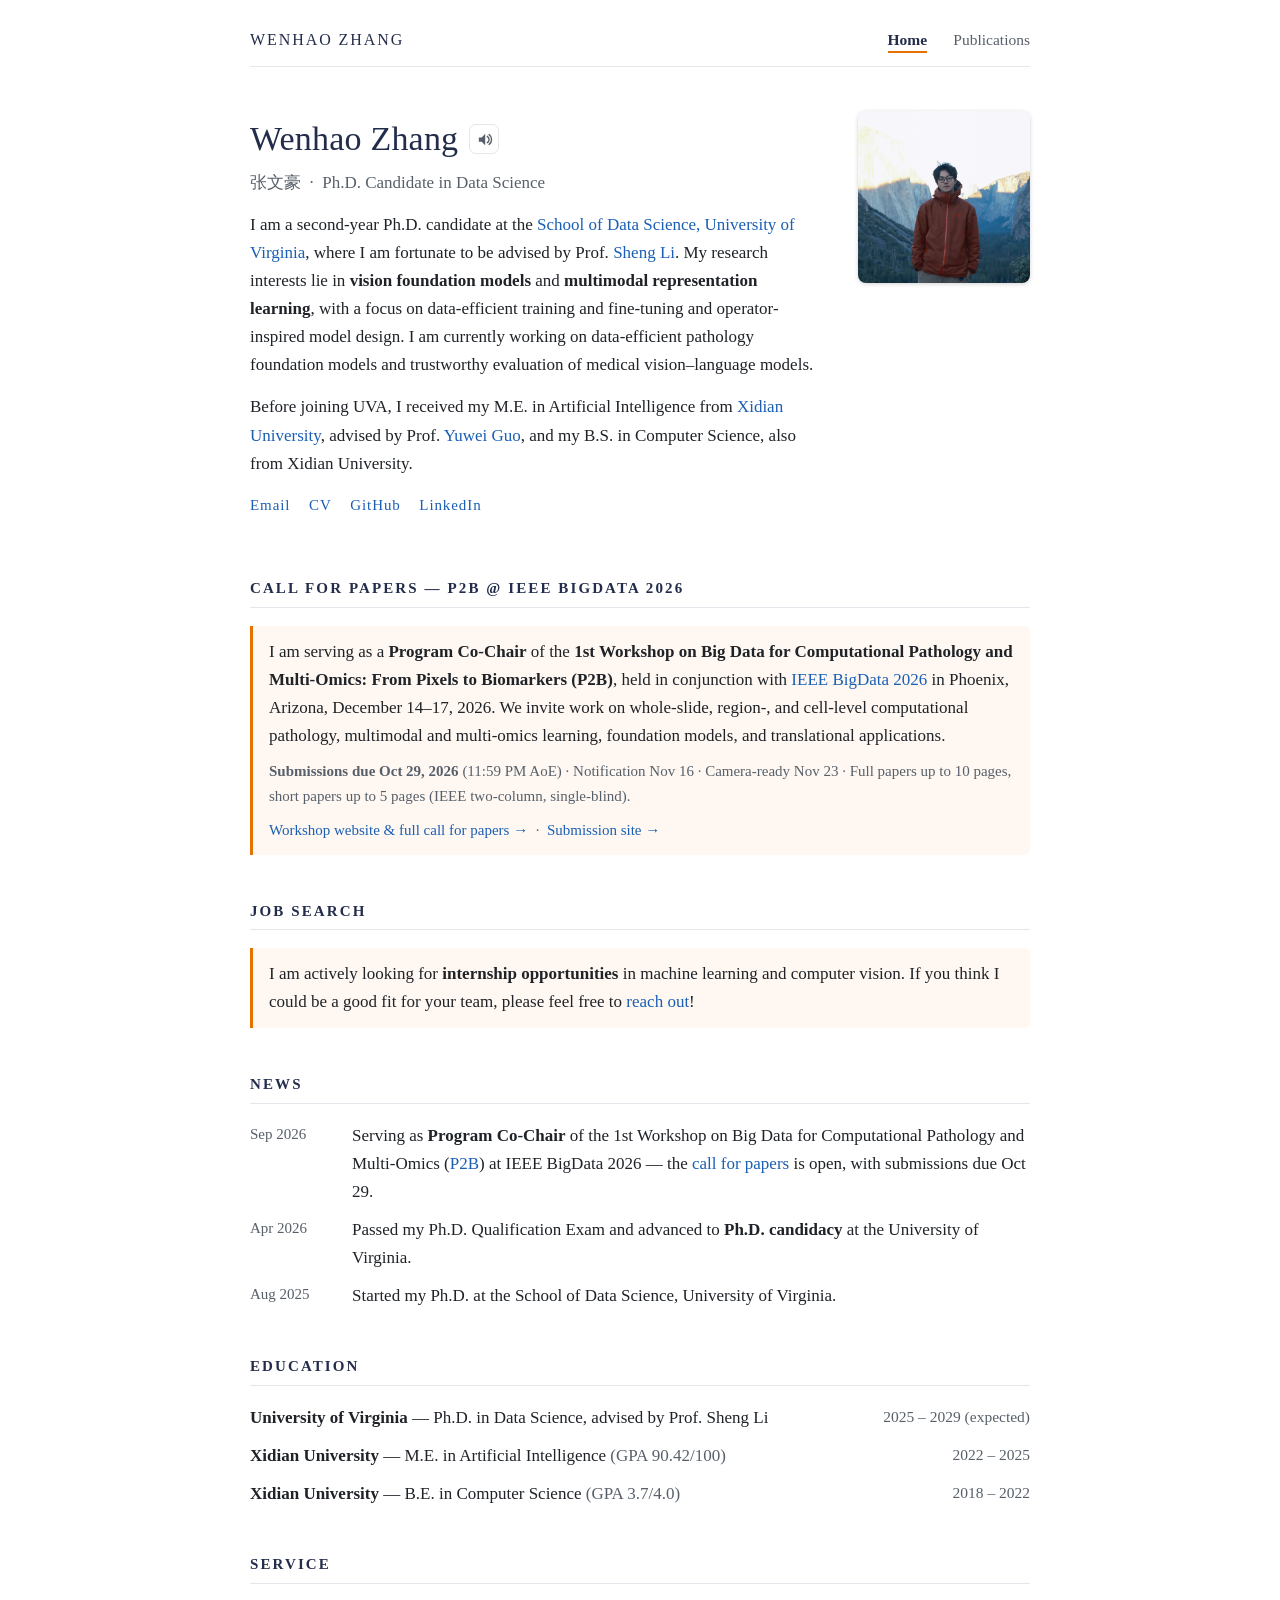
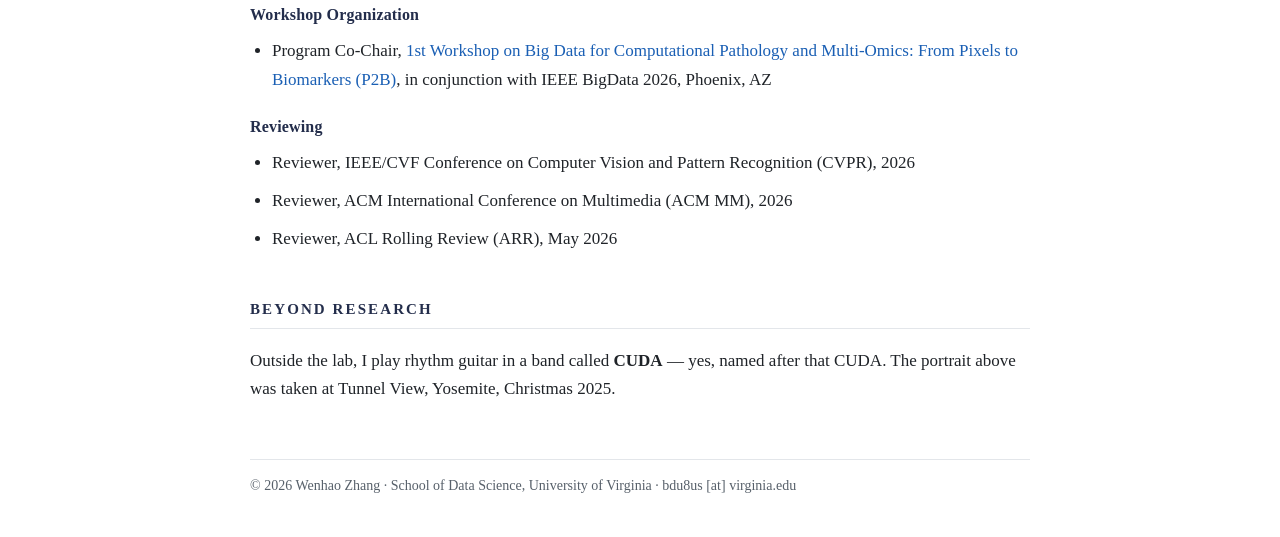
<file: index.html>
<!DOCTYPE html>
<html lang="en">
<head>
<meta charset="utf-8">
<meta name="viewport" content="width=device-width, initial-scale=1">
<meta name="google-site-verification" content="1brV6HwrmN9BevU4eETy-W0nE6JmUSKmc7xc49f5wd8" />
<title>Wenhao Zhang — Ph.D. Candidate, University of Virginia</title>
<meta name="description" content="Wenhao Zhang is a Ph.D. candidate at the School of Data Science, University of Virginia, advised by Prof. Sheng Li, working on data-efficient and trustworthy pathology vision-language models. Program Co-Chair of the P2B workshop at IEEE BigData 2026.">
<meta property="og:title" content="Wenhao Zhang">
<meta property="og:description" content="Ph.D. candidate, School of Data Science, University of Virginia.">
<meta property="og:type" content="website">
<link rel="stylesheet" href="style.css">
<script type="application/ld+json">
{"@context":"https://schema.org","@type":"Person","name":"Wenhao Zhang",
 "affiliation":{"@type":"Organization","name":"University of Virginia"},
 "jobTitle":"Ph.D. Candidate","email":"mailto:bdu8us@virginia.edu"}
</script>
</head>
<body>
<div class="page">

  <nav class="topnav">
    <span class="site-name">Wenhao Zhang</span>
    <span class="links">
      <a href="index.html" class="active">Home</a>
      <a href="publications.html">Publications</a>
    </span>
  </nav>

  <div class="header">
    <div class="intro">
      <h1>Wenhao Zhang<button type="button" id="say-name" class="say-name" aria-label="Hear how to pronounce my name" title="Hear my name">
        <svg viewBox="0 0 24 24" fill="currentColor" aria-hidden="true">
          <path d="M4 9v6h4l5 5V4L8 9H4z"/>
          <path d="M16 7.5c1.5 1 2.5 2.6 2.5 4.5s-1 3.5-2.5 4.5" fill="none" stroke="currentColor" stroke-width="2" stroke-linecap="round"/>
          <path d="M18.5 5c2.2 1.5 3.5 3.9 3.5 7s-1.3 5.5-3.5 7" fill="none" stroke="currentColor" stroke-width="2" stroke-linecap="round"/>
        </svg>
      </button></h1>
      <p class="cn-name">张文豪 &nbsp;·&nbsp; Ph.D. Candidate in Data Science</p>
      <p class="bio">
        I am a second-year Ph.D. candidate at the
        <a href="https://datascience.virginia.edu/">School of Data Science, University of Virginia</a>,
        where I am fortunate to be advised by Prof. <a href="https://sheng-li.org/">Sheng Li</a>.
        My research interests lie in <b>vision foundation models</b> and <b>multimodal
        representation learning</b>, with a focus on data-efficient training and fine-tuning
        and operator-inspired model design. I am currently working on data-efficient
        pathology foundation models and trustworthy evaluation of medical
        vision&ndash;language models.
      </p>
      <p class="bio">
        Before joining UVA, I received my M.E. in Artificial Intelligence from
        <a href="https://en.xidian.edu.cn/">Xidian University</a>, advised by Prof.
        <a href="https://scholar.google.com/citations?user=DR-GIokAAAAJ&amp;hl=en">Yuwei Guo</a>,
        and my B.S. in Computer Science, also from Xidian University.
      </p>
      <p class="quicklinks">
        <a href="mailto:bdu8us@virginia.edu">Email</a>
        <a href="Wenhao_Zhang_CV.pdf" target="_blank" rel="noopener">CV</a>
       <!-- Previous Google Doc version of the CV, kept in case it is needed again:
       <a href="https://docs.google.com/document/d/15ijhj3_FWwGUACXmQLH4e3i4zFzsQfXTjlFvq8wYgqg/preview" target="_blank" rel="noopener">CV</a>
       -->
       <!-- Pathology-focused CV, kept for pathology and medical applications:
       <a href="https://docs.google.com/document/d/1DUn-8KXuLCHGtfLfqx4SH5XFk1u46djVNc0l0sB2Rk8/preview" target="_blank" rel="noopener">CV (Pathology)</a>
       -->
        <a href="https://github.com/wenhaozhang0066">GitHub</a>
        <a href="https://www.linkedin.com/in/wenhaozhang0066/" target="_blank" rel="noopener">LinkedIn</a>
        <!-- 有 Google Scholar 后取消注释：
        <a href="#">Google Scholar</a> -->
      </p>
    </div>
    <img src="photo.jpg" alt="Portrait of Wenhao Zhang">
  </div>

  <h2 id="workshop">Call for Papers &mdash; P2B @ IEEE BigData 2026</h2>
  <div class="callout">
    <p>
      I am serving as a <b>Program Co-Chair</b> of the <b>1st Workshop on Big Data for
      Computational Pathology and Multi-Omics: From Pixels to Biomarkers (P2B)</b>, held in
      conjunction with <a href="https://bigdataieee.org/BigData2026/" target="_blank" rel="noopener">IEEE BigData 2026</a>
      in Phoenix, Arizona, December 14&ndash;17, 2026. We invite work on whole-slide, region-,
      and cell-level computational pathology, multimodal and multi-omics learning, foundation
      models, and translational applications.
    </p>
    <p class="dates">
      <b>Submissions due Oct 29, 2026</b> (11:59 PM AoE) &middot; Notification Nov 16 &middot;
      Camera-ready Nov 23 &middot; Full papers up to 10 pages, short papers up to 5 pages
      (IEEE two-column, single-blind).
    </p>
    <p class="dates">
      <a href="https://pixels2biomarkers.github.io/p2b2026/#call-for-papers" target="_blank" rel="noopener">Workshop website &amp; full call for papers &rarr;</a>
      &nbsp;&middot;&nbsp;
      <a href="https://wi-lab.com/cyberchair/2026/bigdata26/" target="_blank" rel="noopener">Submission site &rarr;</a>
    </p>
  </div>

  <h2 id="jobsearch">Job Search</h2>
  <div class="callout">
    <p>I am actively looking for <b>internship opportunities</b> in machine learning and
    computer vision. If you think I could be a good fit for your team, please feel free to
    <a href="mailto:bdu8us@virginia.edu">reach out</a>!</p>
  </div>

  <h2 id="news">News</h2>
  <ul class="news">
    <li><span class="date">Sep 2026</span><span>Serving as <b>Program Co-Chair</b> of the 1st Workshop on Big Data for Computational Pathology and Multi-Omics (<a href="https://pixels2biomarkers.github.io/p2b2026/" target="_blank" rel="noopener">P2B</a>) at IEEE BigData 2026 &mdash; the <a href="https://pixels2biomarkers.github.io/p2b2026/#call-for-papers" target="_blank" rel="noopener">call for papers</a> is open, with submissions due Oct 29.</span></li>
    <li><span class="date">Apr 2026</span><span>Passed my Ph.D. Qualification Exam and advanced to <b>Ph.D. candidacy</b> at the University of Virginia.</span></li>
    <li><span class="date">Aug 2025</span><span>Started my Ph.D. at the School of Data Science, University of Virginia.</span></li>
  </ul>

  <h2 id="education">Education</h2>
  <ul class="edu">
    <li><span><b>University of Virginia</b> — Ph.D. in Data Science, advised by Prof. Sheng Li</span><span class="right">2025 – 2029 (expected)</span></li>
    <li><span><b>Xidian University</b> — M.E. in Artificial Intelligence <span class="muted">(GPA 90.42/100)</span></span><span class="right">2022 – 2025</span></li>
    <li><span><b>Xidian University</b> — B.E. in Computer Science <span class="muted">(GPA 3.7/4.0)</span></span><span class="right">2018 – 2022</span></li>
  </ul>

  <h2 id="service">Service</h2>
  <h3 class="sub">Workshop Organization</h3>
  <ul>
    <li>Program Co-Chair, <a href="https://pixels2biomarkers.github.io/p2b2026/" target="_blank" rel="noopener">1st Workshop on Big Data for Computational Pathology and Multi-Omics: From Pixels to Biomarkers (P2B)</a>, in conjunction with IEEE BigData 2026, Phoenix, AZ</li>
  </ul>
  <h3 class="sub">Reviewing</h3>
  <ul>
    <li>Reviewer, IEEE/CVF Conference on Computer Vision and Pattern Recognition (CVPR), 2026</li>
    <li>Reviewer, ACM International Conference on Multimedia (ACM MM), 2026</li>
    <li>Reviewer, ACL Rolling Review (ARR), May 2026</li>
  </ul>

  <h2 id="misc">Beyond Research</h2>
  <p>Outside the lab, I play rhythm guitar in a band called <b>CUDA</b> — yes, named after
    that CUDA. The portrait above was taken at Tunnel View, Yosemite, Christmas 2025.</p>

  <footer>
    © 2026 Wenhao Zhang · School of Data Science, University of Virginia · bdu8us [at] virginia.edu
  </footer>
</div>

<script>
(function () {
  var btn = document.getElementById('say-name');
  if (!btn) return;

  // primary: my own recording
  var audio = new Audio('name.mp3');
  audio.preload = 'auto';

  function setSpeaking(on) { btn.classList.toggle('is-speaking', on); }

  // warm up the synthesized-voice list (used only if the recording can't play)
  if ('speechSynthesis' in window) {
    window.speechSynthesis.onvoiceschanged = function () {};
    window.speechSynthesis.getVoices();
  }

  function speakFallback() {
    if (!('speechSynthesis' in window)) { setSpeaking(false); return; }
    var voices = window.speechSynthesis.getVoices() || [];
    var zh = voices.filter(function (v) {
      return /^zh([-_](cn|hans|sg))?$/i.test(v.lang) || /Chinese|Mandarin|中文|普通话/i.test(v.name);
    })[0];
    var u;
    if (zh) { u = new SpeechSynthesisUtterance('张文豪'); u.voice = zh; u.lang = zh.lang; }
    else { u = new SpeechSynthesisUtterance('Wenhao Zhang'); u.lang = 'en-US'; }
    u.rate = 0.9;
    u.onend = u.onerror = function () { setSpeaking(false); };
    window.speechSynthesis.speak(u);
  }

  audio.addEventListener('ended', function () { setSpeaking(false); });

  btn.addEventListener('click', function () {
    if ('speechSynthesis' in window) window.speechSynthesis.cancel();
    setSpeaking(true);
    audio.pause();
    audio.currentTime = 0;
    var p = audio.play();
    if (p && typeof p.catch === 'function') {
      p.catch(function () { speakFallback(); });  // recording unavailable -> synthesized voice
    }
  });
})();
</script>
</body>
</html>
</file>
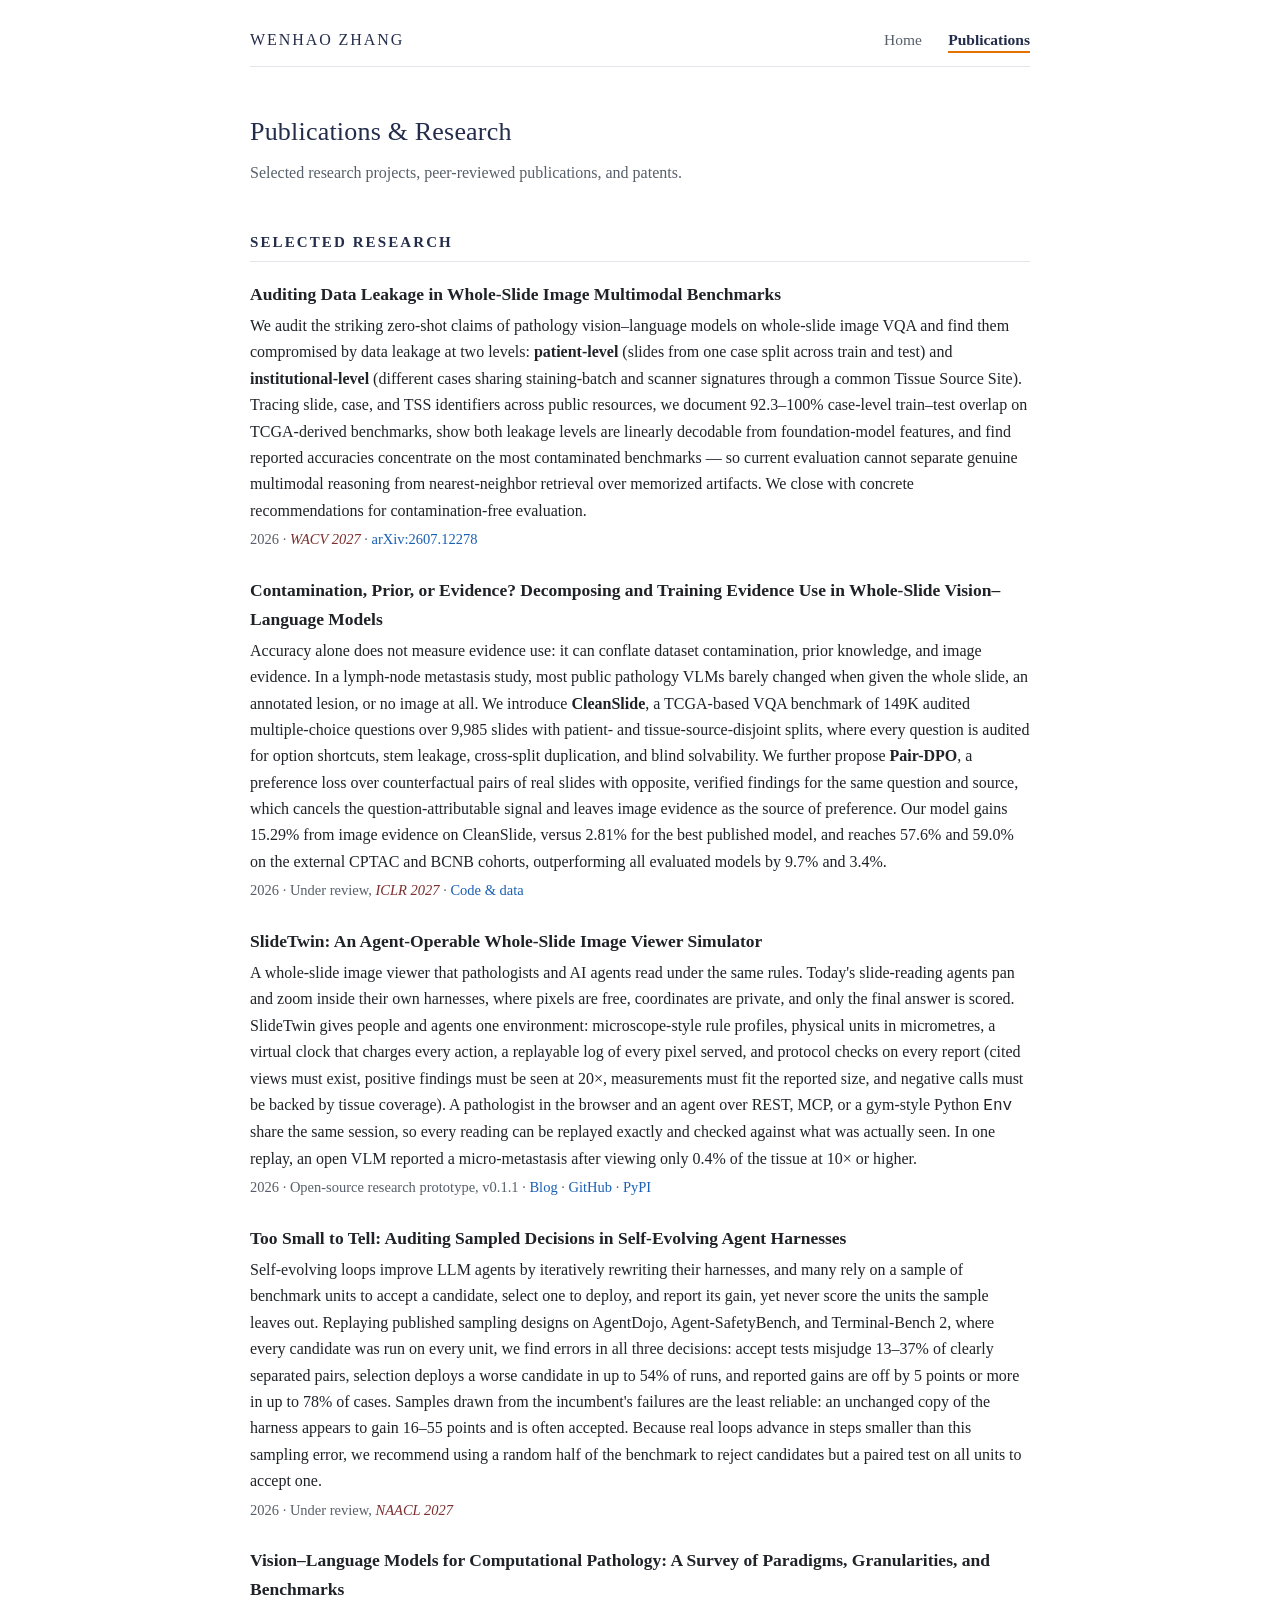
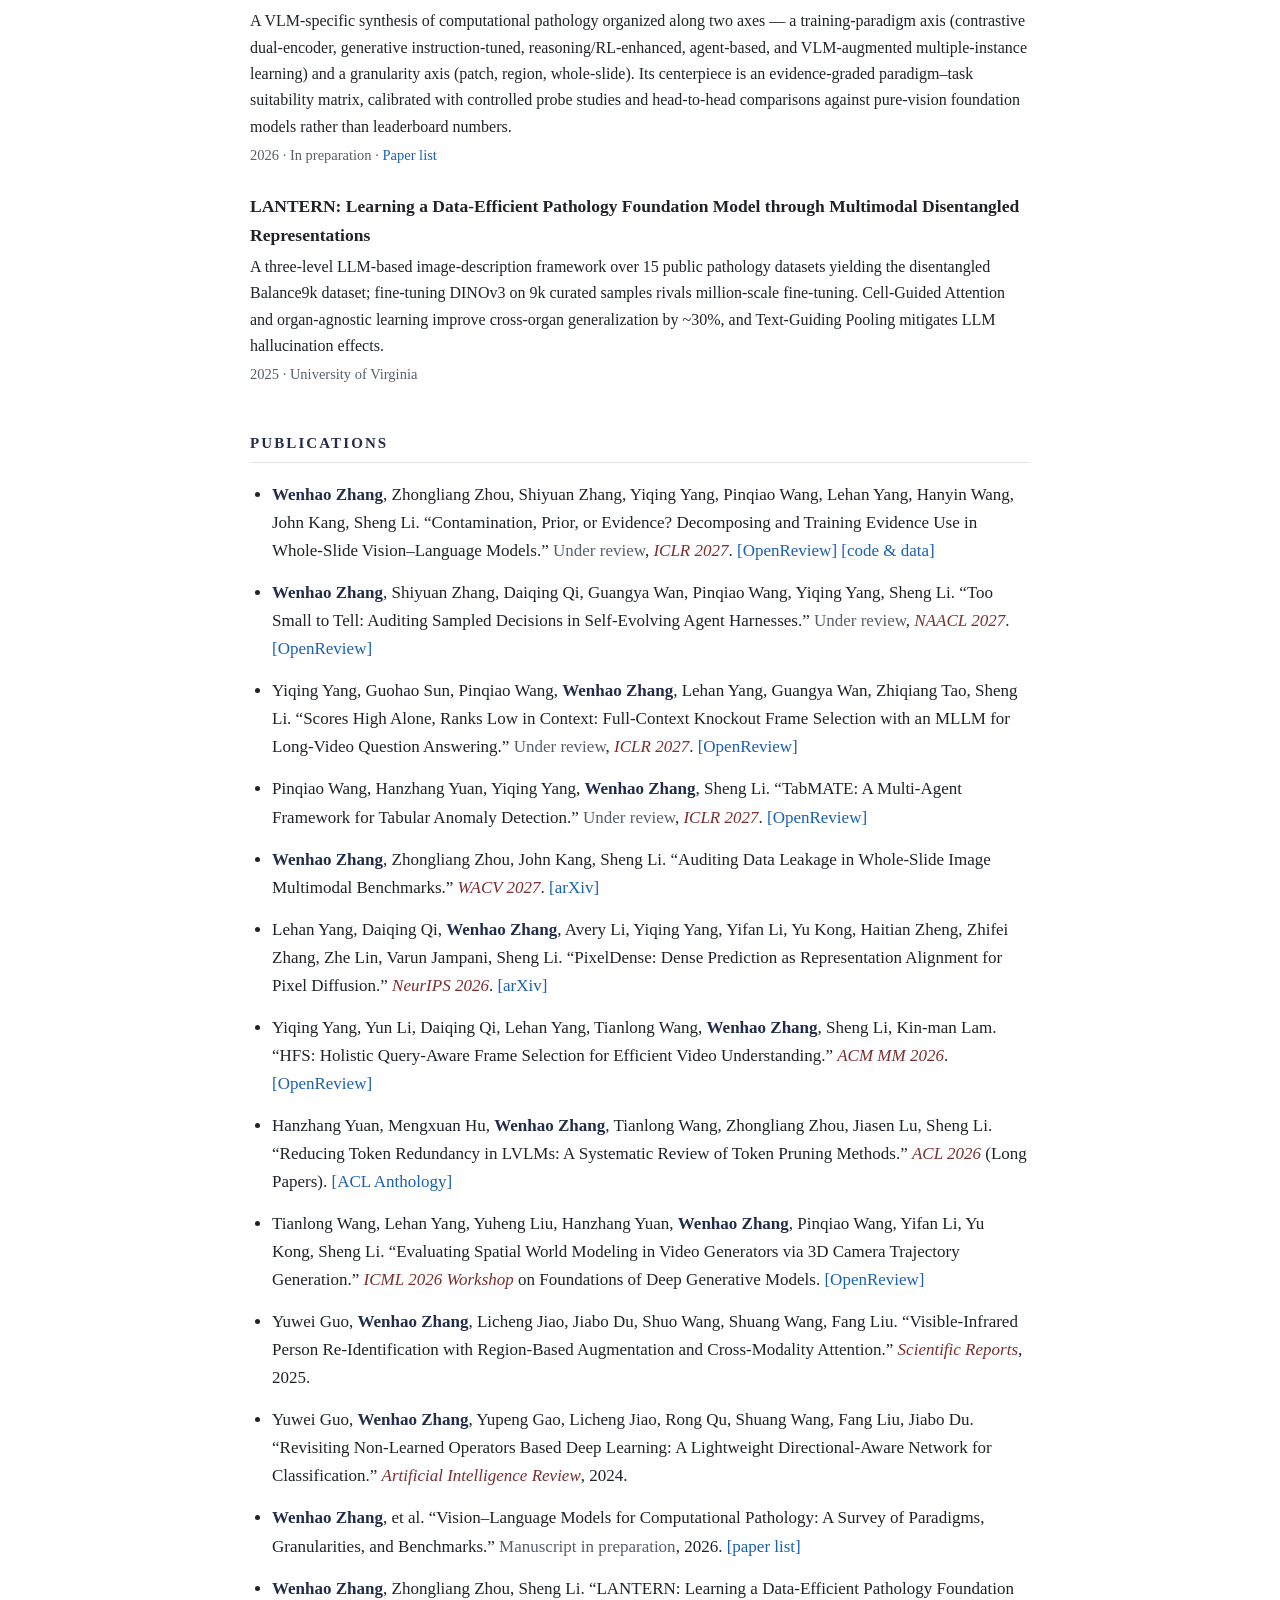
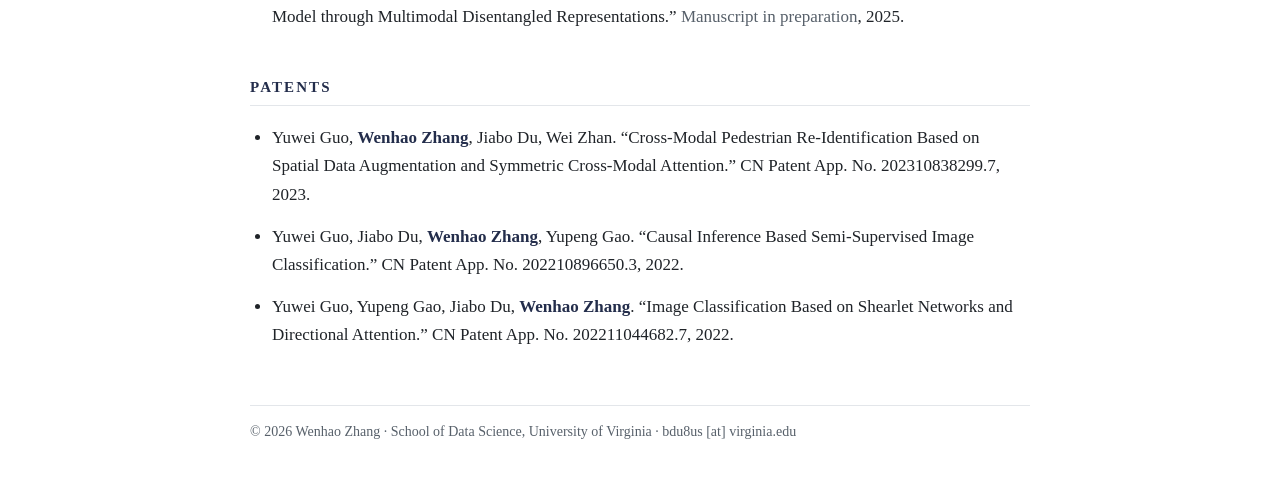
<file: publications.html>
<!DOCTYPE html>
<html lang="en">
<head>
<meta charset="utf-8">
<meta name="viewport" content="width=device-width, initial-scale=1">
<title>Publications — Wenhao Zhang</title>
<meta name="description" content="Publications, research projects, and patents of Wenhao Zhang, Ph.D. candidate at the University of Virginia.">
<link rel="stylesheet" href="style.css">
</head>
<body>
<div class="page">

  <nav class="topnav">
    <span class="site-name">Wenhao Zhang</span>
    <span class="links">
      <a href="index.html">Home</a>
      <a href="publications.html" class="active">Publications</a>
    </span>
  </nav>

  <h1 class="page-title">Publications &amp; Research</h1>
  <p class="page-subtitle">Selected research projects, peer-reviewed publications, and patents.</p>

  <h2 id="research">Selected Research</h2>

  <div class="work">
    <div class="body">
      <h3>Auditing Data Leakage in Whole-Slide Image Multimodal Benchmarks</h3>
      <p>We audit the striking zero-shot claims of pathology vision&ndash;language models on whole-slide image VQA and find them compromised by data leakage at two levels: <b>patient-level</b> (slides from one case split across train and test) and <b>institutional-level</b> (different cases sharing staining-batch and scanner signatures through a common Tissue Source Site). Tracing slide, case, and TSS identifiers across public resources, we document 92.3&ndash;100% case-level train&ndash;test overlap on TCGA-derived benchmarks, show both leakage levels are linearly decodable from foundation-model features, and find reported accuracies concentrate on the most contaminated benchmarks &mdash; so current evaluation cannot separate genuine multimodal reasoning from nearest-neighbor retrieval over memorized artifacts. We close with concrete recommendations for contamination-free evaluation.</p>
      <p class="meta">2026 · <span class="venue">WACV 2027</span> · <a href="https://arxiv.org/abs/2607.12278">arXiv:2607.12278</a></p>
    </div>
  </div>

  <div class="work">
    <div class="body">
      <h3>Contamination, Prior, or Evidence? Decomposing and Training Evidence Use in Whole-Slide Vision&ndash;Language Models</h3>
      <p>Accuracy alone does not measure evidence use: it can conflate dataset contamination, prior knowledge, and image evidence. In a lymph-node metastasis study, most public pathology VLMs barely changed when given the whole slide, an annotated lesion, or no image at all. We introduce <b>CleanSlide</b>, a TCGA-based VQA benchmark of 149K audited multiple-choice questions over 9,985 slides with patient- and tissue-source-disjoint splits, where every question is audited for option shortcuts, stem leakage, cross-split duplication, and blind solvability. We further propose <b>Pair-DPO</b>, a preference loss over counterfactual pairs of real slides with opposite, verified findings for the same question and source, which cancels the question-attributable signal and leaves image evidence as the source of preference. Our model gains 15.29% from image evidence on CleanSlide, versus 2.81% for the best published model, and reaches 57.6% and 59.0% on the external CPTAC and BCNB cohorts, outperforming all evaluated models by 9.7% and 3.4%.</p>
      <p class="meta">2026 · Under review, <span class="venue">ICLR 2027</span> · <a href="https://github.com/wenhaozhang0066/CleanSlide">Code &amp; data</a></p>
    </div>
  </div>

  <div class="work">
    <div class="body">
      <h3>SlideTwin: An Agent-Operable Whole-Slide Image Viewer Simulator</h3>
      <p>A whole-slide image viewer that pathologists and AI agents read under the same rules. Today's slide-reading agents pan and zoom inside their own harnesses, where pixels are free, coordinates are private, and only the final answer is scored. SlideTwin gives people and agents one environment: microscope-style rule profiles, physical units in micrometres, a virtual clock that charges every action, a replayable log of every pixel served, and protocol checks on every report (cited views must exist, positive findings must be seen at 20&times;, measurements must fit the reported size, and negative calls must be backed by tissue coverage). A pathologist in the browser and an agent over REST, MCP, or a gym-style Python <code>Env</code> share the same session, so every reading can be replayed exactly and checked against what was actually seen. In one replay, an open VLM reported a micro-metastasis after viewing only 0.4% of the tissue at 10&times; or higher.</p>
      <p class="meta">2026 · Open-source research prototype, v0.1.1 · <a href="SlideTwin/">Blog</a> · <a href="https://github.com/wenhaozhang0066/SlideTwin">GitHub</a> · <a href="https://pypi.org/project/slidetwin/">PyPI</a></p>
    </div>
  </div>

  <div class="work">
    <div class="body">
      <h3>Too Small to Tell: Auditing Sampled Decisions in Self-Evolving Agent Harnesses</h3>
      <p>Self-evolving loops improve LLM agents by iteratively rewriting their harnesses, and many rely on a sample of benchmark units to accept a candidate, select one to deploy, and report its gain, yet never score the units the sample leaves out. Replaying published sampling designs on AgentDojo, Agent-SafetyBench, and Terminal-Bench&nbsp;2, where every candidate was run on every unit, we find errors in all three decisions: accept tests misjudge 13&ndash;37% of clearly separated pairs, selection deploys a worse candidate in up to 54% of runs, and reported gains are off by 5 points or more in up to 78% of cases. Samples drawn from the incumbent's failures are the least reliable: an unchanged copy of the harness appears to gain 16&ndash;55 points and is often accepted. Because real loops advance in steps smaller than this sampling error, we recommend using a random half of the benchmark to reject candidates but a paired test on all units to accept one.</p>
      <p class="meta">2026 · Under review, <span class="venue">NAACL 2027</span></p>
    </div>
  </div>

  <div class="work">
    <div class="body">
      <h3>Vision&ndash;Language Models for Computational Pathology: A Survey of Paradigms, Granularities, and Benchmarks</h3>
      <p>A VLM-specific synthesis of computational pathology organized along two axes &mdash; a training-paradigm axis (contrastive dual-encoder, generative instruction-tuned, reasoning/RL-enhanced, agent-based, and VLM-augmented multiple-instance learning) and a granularity axis (patch, region, whole-slide). Its centerpiece is an evidence-graded paradigm&ndash;task suitability matrix, calibrated with controlled probe studies and head-to-head comparisons against pure-vision foundation models rather than leaderboard numbers.</p>
      <p class="meta">2026 · In preparation · <a href="https://github.com/wenhaozhang0066/Awesome-Pathology-VLMs">Paper list</a></p>
    </div>
  </div>

  <div class="work">
    <div class="body">
      <h3>LANTERN: Learning a Data-Efficient Pathology Foundation Model through Multimodal Disentangled Representations</h3>
      <p>A three-level LLM-based image-description framework over 15 public pathology datasets yielding the disentangled Balance9k dataset; fine-tuning DINOv3 on 9k curated samples rivals million-scale fine-tuning. Cell-Guided Attention and organ-agnostic learning improve cross-organ generalization by ~30%, and Text-Guiding Pooling mitigates LLM hallucination effects.</p>
      <p class="meta">2025 · University of Virginia</p>
    </div>
  </div>

  <h2 id="publications">Publications</h2>
  <ul class="pubs">
    <li><b class="me">Wenhao Zhang</b>, Zhongliang Zhou, Shiyuan Zhang, Yiqing Yang, Pinqiao Wang, Lehan Yang, Hanyin Wang, John Kang, Sheng Li.
      &ldquo;Contamination, Prior, or Evidence? Decomposing and Training Evidence Use in Whole-Slide Vision&ndash;Language Models.&rdquo;
      <span class="muted">Under review</span>, <span class="venue">ICLR 2027</span>.
      <a href="https://openreview.net/forum?id=o3hO7x2lXq">[OpenReview]</a>
      <a href="https://github.com/wenhaozhang0066/CleanSlide">[code &amp; data]</a></li>
    <li><b class="me">Wenhao Zhang</b>, Shiyuan Zhang, Daiqing Qi, Guangya Wan, Pinqiao Wang, Yiqing Yang, Sheng Li.
      &ldquo;Too Small to Tell: Auditing Sampled Decisions in Self-Evolving Agent Harnesses.&rdquo;
      <span class="muted">Under review</span>, <span class="venue">NAACL 2027</span>.
      <a href="https://openreview.net/forum?id=mEQEnLr1pr">[OpenReview]</a></li>
    <li>Yiqing Yang, Guohao Sun, Pinqiao Wang, <b class="me">Wenhao Zhang</b>, Lehan Yang, Guangya Wan, Zhiqiang Tao, Sheng Li.
      &ldquo;Scores High Alone, Ranks Low in Context: Full-Context Knockout Frame Selection with an MLLM for Long-Video Question Answering.&rdquo;
      <span class="muted">Under review</span>, <span class="venue">ICLR 2027</span>.
      <a href="https://openreview.net/forum?id=hkVt4Gojgz">[OpenReview]</a></li>
    <li>Pinqiao Wang, Hanzhang Yuan, Yiqing Yang, <b class="me">Wenhao Zhang</b>, Sheng Li.
      &ldquo;TabMATE: A Multi-Agent Framework for Tabular Anomaly Detection.&rdquo;
      <span class="muted">Under review</span>, <span class="venue">ICLR 2027</span>.
      <a href="https://openreview.net/forum?id=gC75RJKiSx">[OpenReview]</a></li>
    <li><b class="me">Wenhao Zhang</b>, Zhongliang Zhou, John Kang, Sheng Li.
      &ldquo;Auditing Data Leakage in Whole-Slide Image Multimodal Benchmarks.&rdquo;
      <span class="venue">WACV 2027</span>.
      <a href="https://arxiv.org/abs/2607.12278">[arXiv]</a></li>
    <li>Lehan Yang, Daiqing Qi, <b class="me">Wenhao Zhang</b>, Avery Li, Yiqing Yang, Yifan Li, Yu Kong, Haitian Zheng, Zhifei Zhang, Zhe Lin, Varun Jampani, Sheng Li.
      &ldquo;PixelDense: Dense Prediction as Representation Alignment for Pixel Diffusion.&rdquo;
      <span class="venue">NeurIPS 2026</span>.
      <a href="https://arxiv.org/abs/2610.00483">[arXiv]</a></li>
    <li>Yiqing Yang, Yun Li, Daiqing Qi, Lehan Yang, Tianlong Wang, <b class="me">Wenhao Zhang</b>, Sheng Li, Kin-man Lam.
      &ldquo;HFS: Holistic Query-Aware Frame Selection for Efficient Video Understanding.&rdquo;
      <span class="venue">ACM MM 2026</span>.
      <a href="https://openreview.net/forum?id=gusxntBfzU">[OpenReview]</a></li>
    <li>Hanzhang Yuan, Mengxuan Hu, <b class="me">Wenhao Zhang</b>, Tianlong Wang, Zhongliang Zhou, Jiasen Lu, Sheng Li.
      &ldquo;Reducing Token Redundancy in LVLMs: A Systematic Review of Token Pruning Methods.&rdquo;
      <span class="venue">ACL 2026</span> (Long Papers).
      <a href="https://aclanthology.org/2026.acl-long.328/">[ACL Anthology]</a></li>
    <li>Tianlong Wang, Lehan Yang, Yuheng Liu, Hanzhang Yuan, <b class="me">Wenhao Zhang</b>, Pinqiao Wang, Yifan Li, Yu Kong, Sheng Li.
      &ldquo;Evaluating Spatial World Modeling in Video Generators via 3D Camera Trajectory Generation.&rdquo;
      <span class="venue">ICML 2026 Workshop</span> on Foundations of Deep Generative Models.
      <a href="https://openreview.net/forum?id=QITfyV8G9Y">[OpenReview]</a></li>
    <li>Yuwei Guo, <b class="me">Wenhao Zhang</b>, Licheng Jiao, Jiabo Du, Shuo Wang, Shuang Wang, Fang Liu.
      &ldquo;Visible-Infrared Person Re-Identification with Region-Based Augmentation and Cross-Modality Attention.&rdquo;
      <span class="venue">Scientific Reports</span>, 2025.</li>
    <li>Yuwei Guo, <b class="me">Wenhao Zhang</b>, Yupeng Gao, Licheng Jiao, Rong Qu, Shuang Wang, Fang Liu, Jiabo Du.
      &ldquo;Revisiting Non-Learned Operators Based Deep Learning: A Lightweight Directional-Aware Network for Classification.&rdquo;
      <span class="venue">Artificial Intelligence Review</span>, 2024.</li>
    <li><b class="me">Wenhao Zhang</b>, et al.
      &ldquo;Vision&ndash;Language Models for Computational Pathology: A Survey of Paradigms, Granularities, and Benchmarks.&rdquo;
      <span class="muted">Manuscript in preparation</span>, 2026.
      <a href="https://github.com/wenhaozhang0066/Awesome-Pathology-VLMs">[paper list]</a></li>
    <li><b class="me">Wenhao Zhang</b>, Zhongliang Zhou, Sheng Li.
      &ldquo;LANTERN: Learning a Data-Efficient Pathology Foundation Model through Multimodal Disentangled Representations.&rdquo;
      <span class="muted">Manuscript in preparation</span>, 2025.</li>
  </ul>

  <h2 id="patents">Patents</h2>
  <ul class="pubs">
    <li>Yuwei Guo, <b class="me">Wenhao Zhang</b>, Jiabo Du, Wei Zhan. &ldquo;Cross-Modal Pedestrian Re-Identification Based on Spatial Data Augmentation and Symmetric Cross-Modal Attention.&rdquo; CN Patent App. No. 202310838299.7, 2023.</li>
    <li>Yuwei Guo, Jiabo Du, <b class="me">Wenhao Zhang</b>, Yupeng Gao. &ldquo;Causal Inference Based Semi-Supervised Image Classification.&rdquo; CN Patent App. No. 202210896650.3, 2022.</li>
    <li>Yuwei Guo, Yupeng Gao, Jiabo Du, <b class="me">Wenhao Zhang</b>. &ldquo;Image Classification Based on Shearlet Networks and Directional Attention.&rdquo; CN Patent App. No. 202211044682.7, 2022.</li>
  </ul>

  <footer>
    © 2026 Wenhao Zhang · School of Data Science, University of Virginia · bdu8us [at] virginia.edu
  </footer>
</div>
</body>
</html>
</file>
<file: style.css>
/* Wenhao Zhang — academic homepage (classic style) */
:root{
  --text:#1f2328; --muted:#57606a; --navy:#232d4b; --link:#1a5fb4;
  --accent:#e57200; --rule:#e3e6ea; --venue:#7a2e2e;
}
*{box-sizing:border-box}
html{scroll-behavior:smooth}
body{
  margin:0; padding:0 20px; background:#fff; color:var(--text);
  font:17px/1.65 Georgia, "Times New Roman", "Songti SC", serif;
}
.page{max-width:780px; margin:0 auto; padding:26px 0 40px}
a{color:var(--link); text-decoration:none}
a:hover{color:var(--accent); text-decoration:underline}

/* top nav */
.topnav{
  display:flex; justify-content:space-between; align-items:baseline;
  border-bottom:1px solid var(--rule); padding-bottom:12px; margin-bottom:44px;
}
.topnav .site-name{
  font-size:16px; letter-spacing:.12em; text-transform:uppercase; color:var(--navy);
}
.topnav .links a{
  margin-left:22px; font-size:15.5px; color:var(--muted);
}
.topnav .links a:hover{color:var(--accent); text-decoration:none}
.topnav .links a.active{
  color:var(--navy); font-weight:bold;
  border-bottom:2px solid var(--accent); padding-bottom:3px;
}

/* header */
.header{display:flex; gap:36px; align-items:flex-start}
.header .intro{flex:1; min-width:0}
h1{font-size:34px; margin:0 0 2px; font-weight:normal; color:var(--navy); letter-spacing:.2px}

/* name pronunciation button */
.say-name{
  display:inline-flex; align-items:center; justify-content:center;
  vertical-align:middle; margin-left:11px; transform:translateY(-3px);
  width:30px; height:30px; padding:0;
  border:1px solid var(--rule); border-radius:7px;
  background:#fff; color:var(--muted); cursor:pointer;
  transition:color .15s ease, border-color .15s ease, background .15s ease;
}
.say-name:hover{color:var(--accent); border-color:var(--accent)}
.say-name:focus-visible{outline:2px solid var(--accent); outline-offset:2px}
.say-name svg{width:17px; height:17px; display:block}
.say-name.is-speaking{color:#fff; background:var(--accent); border-color:var(--accent)}

.cn-name{color:var(--muted); font-size:17px; margin:0 0 14px}
.header img{
  width:172px; height:172px; object-fit:cover; border-radius:8px; flex:none;
  box-shadow:0 1px 4px rgba(0,0,0,.18);
}
.bio{margin:0 0 14px}
.quicklinks{font-size:15px; letter-spacing:.06em}
.quicklinks a{margin-right:14px; white-space:nowrap}

/* sections */
h2{
  font-size:15px; text-transform:uppercase; letter-spacing:.14em; font-weight:bold;
  color:var(--navy); border-bottom:1px solid var(--rule);
  padding-bottom:6px; margin:44px 0 18px;
}
.page-title{
  font-size:26px; font-weight:normal; color:var(--navy); margin:0 0 6px;
}
.page-subtitle{color:var(--muted); margin:0 0 8px; font-size:16px}
ul{padding-left:22px; margin:0}
li{margin-bottom:10px}
.muted{color:var(--muted)}
.venue{color:var(--venue); font-style:italic}
b.me{color:var(--navy)}

/* highlighted callout boxes (job search, call for papers) */
.callout{
  border-left:3px solid var(--accent); background:#fff8f2;
  padding:12px 16px; border-radius:0 6px 6px 0; margin:0;
}
.callout p{margin:0 0 9px}
.callout p:last-child{margin-bottom:0}
.callout .dates{font-size:15px; color:var(--muted)}

/* sub-headings inside a section */
h3.sub{
  font-size:16px; font-weight:bold; color:var(--navy);
  margin:20px 0 9px; letter-spacing:.01em;
}
h2 + h3.sub{margin-top:0}

/* news */
.news{list-style:none; padding:0}
.news li{display:flex; gap:16px}
.news .date{flex:none; width:86px; color:var(--muted); font-size:15px}

/* research entries */
.work{display:flex; gap:20px; margin-bottom:24px; align-items:flex-start}
.work img{
  width:168px; height:104px; object-fit:cover; border-radius:6px; flex:none;
  border:1px solid var(--rule);
}
.work .body{flex:1; min-width:0}
.work h3{margin:0 0 4px; font-size:17.5px; font-weight:bold; color:var(--text)}
.work p{margin:0; font-size:16px}
.work .meta{font-size:14.5px; color:var(--muted); margin-top:4px}

/* publications */
.pubs li{margin-bottom:14px}

/* education */
.edu{list-style:none; padding:0}
.edu li{display:flex; justify-content:space-between; gap:16px; margin-bottom:10px}
.edu .right{color:var(--muted); white-space:nowrap; font-size:15.5px}

footer{
  margin-top:56px; padding-top:14px; border-top:1px solid var(--rule);
  font-size:14px; color:var(--muted);
}

@media (max-width:640px){
  .page{padding-top:18px}
  .topnav{margin-bottom:30px}
  .header{flex-direction:column-reverse; gap:20px}
  .header img{width:150px; height:150px}
  .work{flex-direction:column}
  .work img{width:100%; height:auto; max-height:180px}
  .edu li{flex-direction:column; gap:0}
}
</file>
